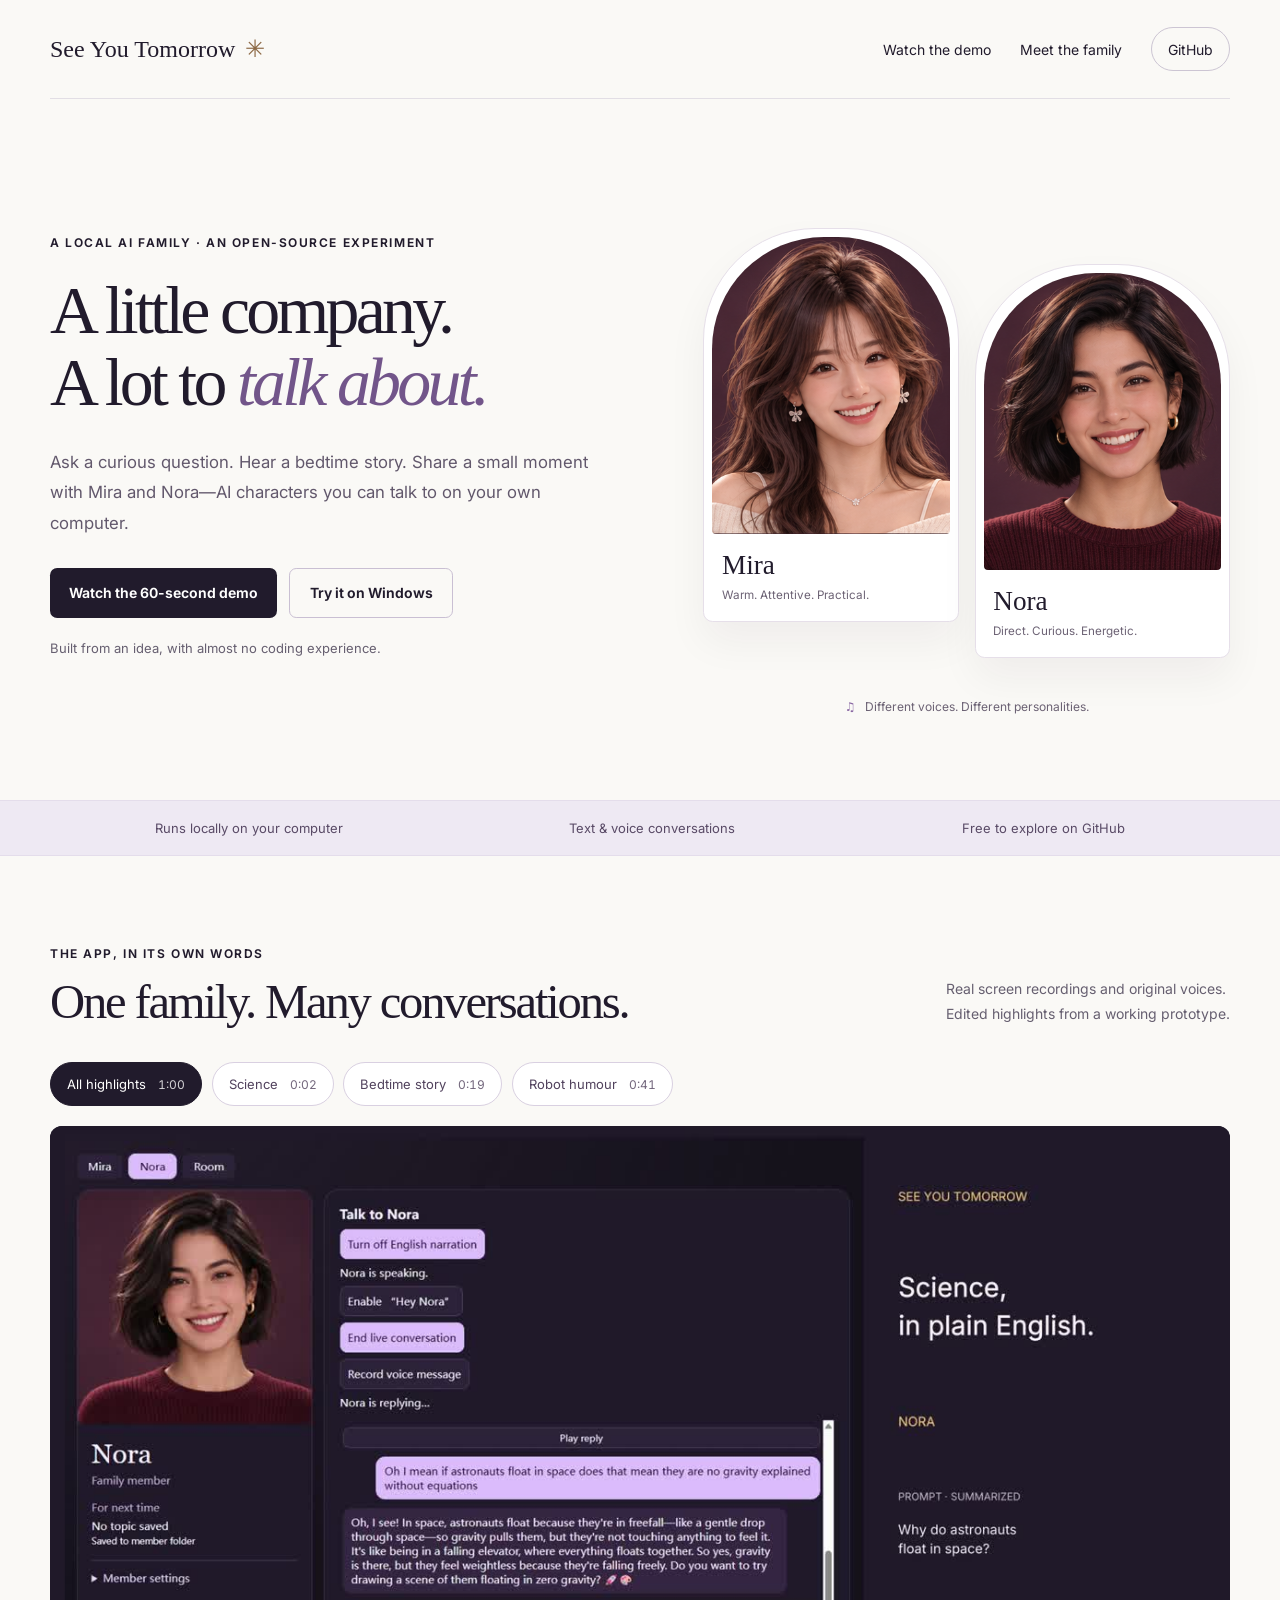
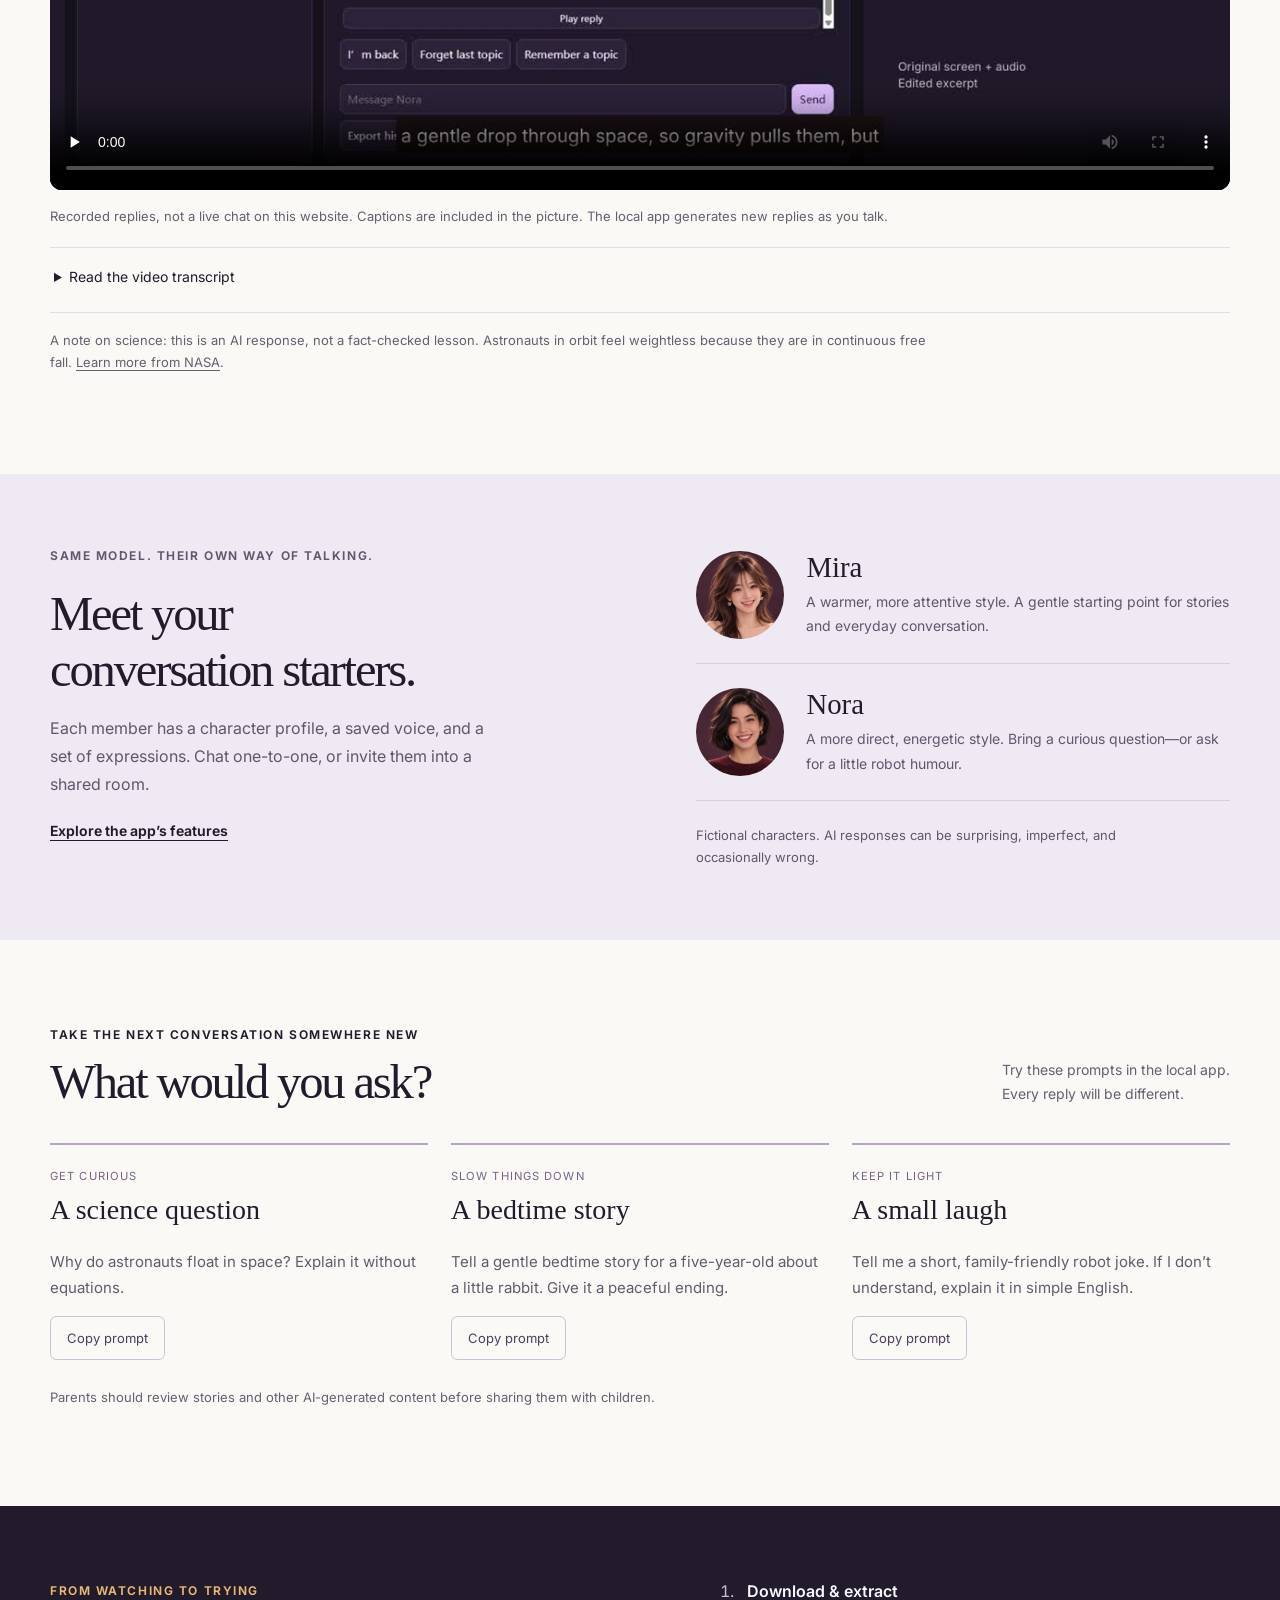
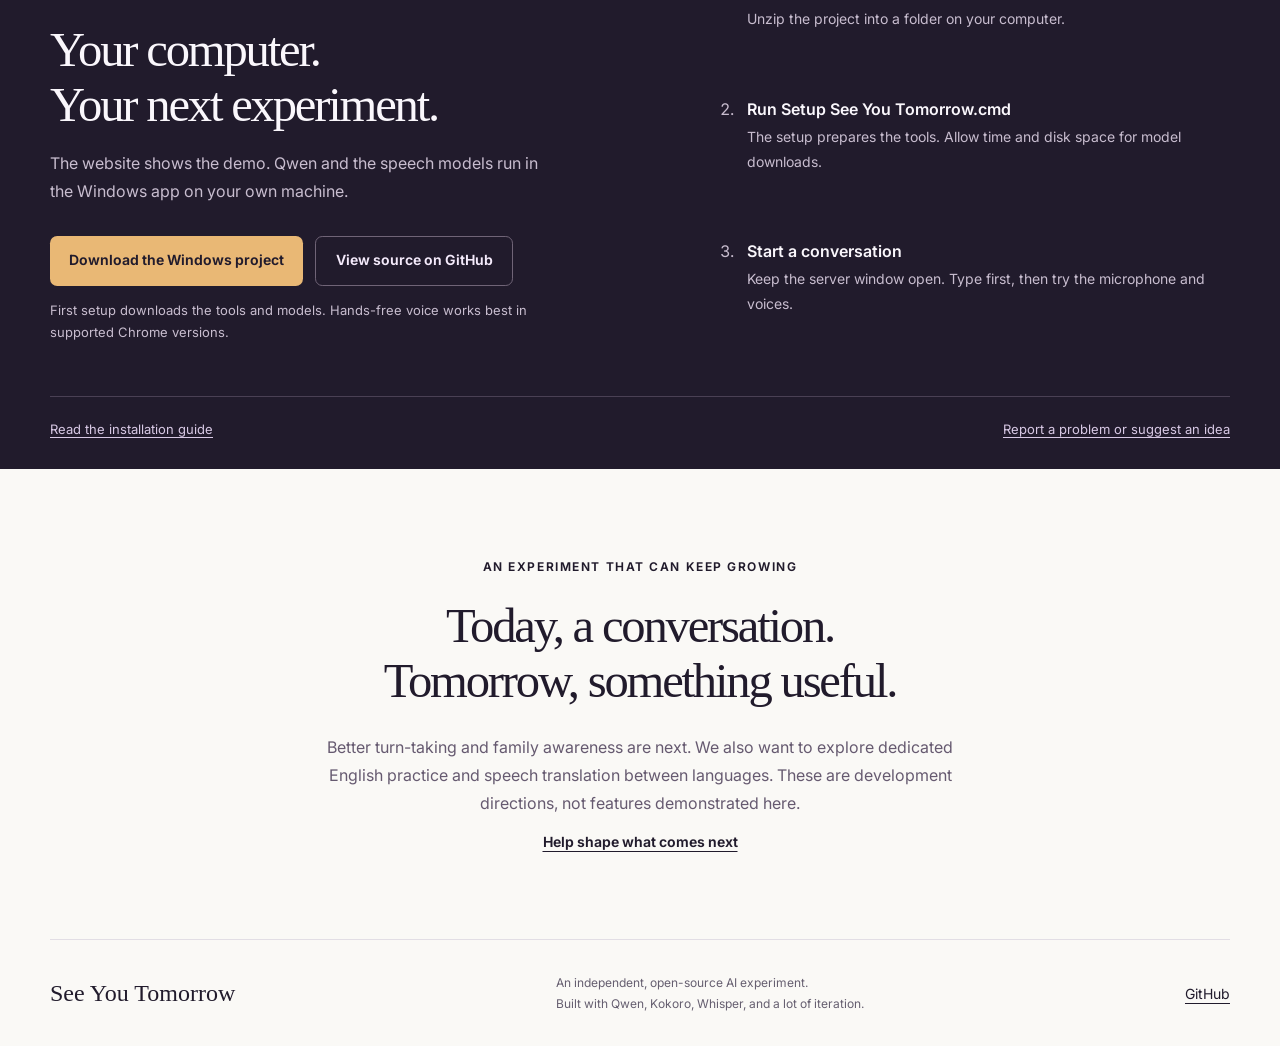
<file: website/index.html>
<!doctype html>
<html lang="en">
<head>
  <meta charset="utf-8">
  <meta name="viewport" content="width=device-width, initial-scale=1">
  <meta name="theme-color" content="#211b2c">
  <meta name="description" content="Meet Mira and Nora. Watch real recorded conversations with a local AI family, then download the open-source Windows app and try your own questions.">
  <meta property="og:title" content="See You Tomorrow — Meet your local AI family">
  <meta property="og:description" content="Science, stories, and a little company. Explore recorded conversations with Mira and Nora, then try the local app.">
  <meta property="og:type" content="website">
  <meta property="og:image" content="assets/showcase-poster.jpg">
  <title>See You Tomorrow — Meet your local AI family</title>
  <link rel="icon" href="favicon.svg" type="image/svg+xml">
  <link rel="stylesheet" href="style.css">
  <script src="app.js" defer></script>
</head>
<body>
  <a class="skip" href="#main">Skip to content</a>
  <header class="header shell">
    <a class="wordmark" href="#">See You Tomorrow<span class="brand-star" aria-hidden="true">✳</span></a>
    <nav aria-label="Primary"><a href="#demo">Watch the demo</a><a href="#family">Meet the family</a><a class="nav-github" href="https://github.com/zhhwang168/see-you-tomorrow">GitHub</a></nav>
  </header>
  <main id="main">
    <section class="hero shell">
      <div class="hero-copy">
        <p class="eyebrow">A LOCAL AI FAMILY · AN OPEN-SOURCE EXPERIMENT</p>
        <h1>A little company.<br>A lot to <em>talk about.</em></h1>
        <p class="lead">Ask a curious question. Hear a bedtime story. Share a small moment with Mira and Nora—AI characters you can talk to on your own computer.</p>
        <div class="actions"><a class="button primary" href="#demo">Watch the 60-second demo</a><a class="button secondary" href="#get-started">Try it on Windows</a></div>
        <p class="fine hero-note">Built from an idea, with almost no coding experience.</p>
      </div>
      <div class="family-visual">
        <figure class="portrait-card mira"><img src="assets/mira.png" alt="Mira, a fictional AI character with long brown hair and a warm smile" width="443" height="443" fetchpriority="high"><figcaption><strong>Mira</strong><span>Warm. Attentive. Practical.</span></figcaption></figure>
        <figure class="portrait-card nora"><img src="assets/nora.png" alt="Nora, a fictional AI character with short dark hair and a friendly smile" width="443" height="443" fetchpriority="high"><figcaption><strong>Nora</strong><span>Direct. Curious. Energetic.</span></figcaption></figure>
        <div class="visual-label"><span aria-hidden="true">♫</span> Different voices. Different personalities.</div>
      </div>
    </section>
    <div class="promise-strip"><div class="shell"><span>Runs locally on your computer</span><span>Text &amp; voice conversations</span><span>Free to explore on GitHub</span></div></div>

    <section id="demo" class="demo-section shell">
      <div class="section-heading"><div><p class="eyebrow">THE APP, IN ITS OWN WORDS</p><h2>One family. Many conversations.</h2></div><p>Real screen recordings and original voices.<br>Edited highlights from a working prototype.</p></div>
      <div class="chapters" role="group" aria-label="Choose a recorded example">
        <button type="button" data-time="0" aria-pressed="true">All highlights <span>1:00</span></button>
        <button type="button" data-time="2.3" aria-pressed="false">Science <span>0:02</span></button>
        <button type="button" data-time="19.3" aria-pressed="false">Bedtime story <span>0:19</span></button>
        <button type="button" data-time="41.2" aria-pressed="false">Robot humour <span>0:41</span></button>
      </div>
      <figure class="player-frame">
        <video id="showcase" controls playsinline loading="lazy" preload="none" width="1920" height="1080" poster="assets/showcase-poster.jpg" aria-label="See You Tomorrow recorded showcase" aria-describedby="video-note">
          <source src="assets/showcase.mp4" type="video/mp4">
          <track kind="captions" src="assets/showcase.en.vtt" srclang="en" label="English">
          Your browser does not support this video. <a href="assets/showcase.mp4">Download the showcase video</a>.
        </video>
        <figcaption id="video-note">Recorded replies, not a live chat on this website. Captions are included in the picture. The local app generates new replies as you talk.</figcaption>
      </figure>
      <p id="player-status" role="status"></p>
      <details class="transcript"><summary>Read the video transcript</summary><div id="transcript-content"><p>The opening introduces a local AI family. Three recorded examples follow: Nora discusses astronauts and gravity, Mira tells a rabbit bedtime story, and Nora tells a robot joke. The closing invites viewers to try the local prototype.</p><div id="spoken-transcript"><p>Oh, I see. In space, astronauts float because they're in freefall, like a gentle drop through space, so gravity pulls them, but they're not touching anything to feel it. It's like being in a falling elevator where everything floats together. So yes, gravity is there, but they feel weightless because they're falling freely. Once upon a time there was a little rabbit named Pip who couldn't fall asleep because the world was too bright and busy. So he climbed up to the tallest hill and looked down at the friendly moon who gently blinked and said, it's okay Pip just breathe one slow breath at a time. The moon shimmered softly and with each breath the stars twinkled like tiny lanterns. Soon Pip felt warm and calm and he whispered good night moon and closed his eyes dreaming of soft bunnies and dandelion fluff. Okay, here's your silly robot joke. I asked my robot, do you like cookies? It said, only if I get a power up. Then I gave it a cookie and it charged with joy.</p><p><a href="assets/showcase.mp4" download>Download the showcase MP4</a> · <a href="assets/showcase.en.vtt" download>Download English captions</a></p></div></div></details>
      <p class="science-note fine">A note on science: this is an AI response, not a fact-checked lesson. Astronauts in orbit feel weightless because they are in continuous free fall. <a href="https://www.nasa.gov/learning-resources/for-kids-and-students/what-is-microgravity-grades-5-8/">Learn more from NASA</a>.</p>
    </section>

    <section id="family" class="family-section"><div class="shell family-inner"><div><p class="eyebrow">SAME MODEL. THEIR OWN WAY OF TALKING.</p><h2>Meet your<br>conversation starters.</h2><p>Each member has a character profile, a saved voice, and a set of expressions. Chat one-to-one, or invite them into a shared room.</p><a class="text-link" href="https://github.com/zhhwang168/see-you-tomorrow#what-you-can-do">Explore the app’s features</a></div><div class="member-notes"><article><img src="assets/mira.png" alt="" width="88" height="88" loading="lazy"><div><h3>Mira</h3><p>A warmer, more attentive style. A gentle starting point for stories and everyday conversation.</p></div></article><article><img src="assets/nora.png" alt="" width="88" height="88" loading="lazy"><div><h3>Nora</h3><p>A more direct, energetic style. Bring a curious question—or ask for a little robot humour.</p></div></article><p class="fine">Fictional characters. AI responses can be surprising, imperfect, and occasionally wrong.</p></div></div></section>

    <section class="ideas-section shell"><div class="section-heading"><div><p class="eyebrow">TAKE THE NEXT CONVERSATION SOMEWHERE NEW</p><h2>What would you ask?</h2></div><p>Try these prompts in the local app.<br>Every reply will be different.</p></div><div class="prompt-grid">
      <article><span class="prompt-kind">GET CURIOUS</span><h3>A science question</h3><p class="prompt-text">Why do astronauts float in space? Explain it without equations.</p><button class="copy" type="button">Copy prompt</button></article>
      <article><span class="prompt-kind">SLOW THINGS DOWN</span><h3>A bedtime story</h3><p class="prompt-text">Tell a gentle bedtime story for a five-year-old about a little rabbit. Give it a peaceful ending.</p><button class="copy" type="button">Copy prompt</button></article>
      <article><span class="prompt-kind">KEEP IT LIGHT</span><h3>A small laugh</h3><p class="prompt-text">Tell me a short, family-friendly robot joke. If I don’t understand, explain it in simple English.</p><button class="copy" type="button">Copy prompt</button></article>
    </div><p class="fine">Parents should review stories and other AI-generated content before sharing them with children.</p><p id="copy-status" role="status"></p></section>

    <section id="get-started" class="start-section"><div class="shell start-grid"><div><p class="eyebrow">FROM WATCHING TO TRYING</p><h2>Your computer.<br>Your next experiment.</h2><p>The website shows the demo. Qwen and the speech models run in the Windows app on your own machine.</p><div class="actions"><a class="button primary" href="https://github.com/zhhwang168/see-you-tomorrow/archive/refs/heads/main.zip">Download the Windows project</a><a class="button dark-secondary" href="https://github.com/zhhwang168/see-you-tomorrow">View source on GitHub</a></div><p class="fine">First setup downloads the tools and models. Hands-free voice works best in supported Chrome versions.</p></div><ol class="setup-steps"><li><h3>Download &amp; extract</h3><p>Unzip the project into a folder on your computer.</p></li><li><h3>Run Setup See You Tomorrow.cmd</h3><p>The setup prepares the tools. Allow time and disk space for model downloads.</p></li><li><h3>Start a conversation</h3><p>Keep the server window open. Type first, then try the microphone and voices.</p></li></ol></div><div class="shell setup-foot"><a href="https://github.com/zhhwang168/see-you-tomorrow#quick-setup-on-windows">Read the installation guide</a><a href="https://github.com/zhhwang168/see-you-tomorrow/issues">Report a problem or suggest an idea</a></div></section>

    <section class="future shell"><p class="eyebrow">AN EXPERIMENT THAT CAN KEEP GROWING</p><h2>Today, a conversation.<br>Tomorrow, something useful.</h2><p>Better turn-taking and family awareness are next. We also want to explore dedicated English practice and speech translation between languages. These are development directions, not features demonstrated here.</p><a class="text-link" href="https://github.com/zhhwang168/see-you-tomorrow/issues">Help shape what comes next</a></section>
  </main>
  <footer class="shell"><a class="wordmark" href="#">See You Tomorrow</a><p>An independent, open-source AI experiment.<br>Built with Qwen, Kokoro, Whisper, and a lot of iteration.</p><a href="https://github.com/zhhwang168/see-you-tomorrow">GitHub</a></footer>
</body>
</html>
</file>
<file: website/style.css>
@font-face{font-family:Inter;src:url(assets/Inter.ttf) format('truetype');font-display:swap;font-weight:100 900}
:root{--ink:#211b2c;--muted:#665f70;--paper:#faf9f6;--purple:#ded0f1;--amber:#e9b875;--line:#e2dee5;--serif:Georgia,'Times New Roman',serif;color-scheme:light;font-family:Inter,system-ui,sans-serif;color:var(--ink);background:var(--paper)}
*{box-sizing:border-box}html{scroll-behavior:smooth;scroll-padding-top:2rem}body{margin:0}button,a,summary{-webkit-tap-highlight-color:transparent}a{color:inherit;text-underline-offset:.25em}a:hover{text-decoration-thickness:2px}button{font:inherit;cursor:pointer}button,a,summary{touch-action:manipulation}button:focus-visible,a:focus-visible,summary:focus-visible,video:focus-visible{outline:3px solid #755699;outline-offset:5px}.shell{width:min(1180px,calc(100% - 3rem));margin-inline:auto}.skip{position:fixed;top:-5rem;left:1rem;padding:1rem;background:var(--ink);color:white;z-index:10}.skip:focus{top:1rem}.header{display:flex;justify-content:space-between;align-items:center;padding-block:1.7rem;border-bottom:1px solid var(--line);gap:2rem}.wordmark{font-family:var(--serif);font-size:1.5rem;text-decoration:none;white-space:nowrap}.brand-star{color:#8c6844;display:inline-block;margin-left:.6rem;font-size:1.5rem}.header nav{display:flex;gap:1.8rem;align-items:center;font-size:.875rem}.header nav a{text-decoration:none;min-height:44px;display:inline-flex;align-items:center}.nav-github{border:1px solid #ccc5d3;padding:.15rem 1rem;border-radius:2rem}.hero{display:grid;grid-template-columns:1.15fr 1fr;gap:3rem;align-items:center;padding-block:5.8rem 5.4rem}.eyebrow{font-size:.75rem;letter-spacing:.13em;line-height:1.6;font-weight:650;margin:0 0 1.4rem}h1,h2,h3,p{overflow-wrap:break-word}h1{font-family:var(--serif);font-weight:400;font-size:clamp(3.2rem,5.3vw,4.75rem);line-height:1.07;letter-spacing:-.055em;margin:0 0 1.7rem}h1 em{color:#72558a;font-weight:400}.lead{font-size:1.05rem;color:#62586c;line-height:1.8;max-width:34rem}.actions{display:flex;gap:.75rem;flex-wrap:wrap;margin-top:1.9rem}.button{display:inline-flex;align-items:center;justify-content:center;min-height:50px;padding:.9rem 1.2rem;border-radius:.45rem;text-decoration:none;font-size:.875rem;font-weight:650;line-height:1.35}.primary{background:var(--ink);color:#fff}.primary:hover{background:#4a375d}.secondary{border:1px solid #c9bfd3;background:transparent}.fine{font-size:.8125rem;line-height:1.7;color:var(--muted)}.hero-note{margin-top:1.2rem}.family-visual{position:relative;display:flex;gap:1rem;align-items:center;padding-bottom:3.5rem;min-width:0}.portrait-card{margin:0;width:52%;background:#fff;border:1px solid #e6dfe9;padding:.5rem .5rem 1rem;border-radius:7rem 7rem .6rem .6rem;box-shadow:0 20px 40px #211b2c0d;overflow:hidden}.portrait-card img{display:block;width:100%;height:auto;aspect-ratio:4/5;object-fit:cover;border-radius:7rem 7rem .25rem .25rem}.portrait-card figcaption{display:grid;gap:.4rem;padding:1rem .6rem 0}.portrait-card strong{font-family:var(--serif);font-size:1.7rem;font-weight:400}.portrait-card span{font-size:.73rem;color:#6c6274;line-height:1.5}.nora{margin-top:4.5rem}.visual-label{position:absolute;bottom:0;left:0;width:100%;text-align:center;font-size:.75rem;color:#6c6274}.visual-label span{margin-right:.4rem;color:#8967a3}.promise-strip{background:#eee9f3;border-top:1px solid #e4ddeb;border-bottom:1px solid #e4ddeb}.promise-strip .shell{display:flex;justify-content:space-around;gap:1rem;padding-block:1.2rem;font-size:.8125rem;color:#594a66}.demo-section{padding-block:5.5rem}.section-heading{display:flex;gap:2rem;justify-content:space-between;align-items:end;margin-bottom:2rem}h2{font-family:var(--serif);font-weight:400;font-size:clamp(2.2rem,3.8vw,3.2rem);letter-spacing:-.045em;line-height:1.14;margin:0}p{line-height:1.75}.section-heading>p{font-size:.875rem;color:var(--muted);margin:0 0 .25rem}.section-heading .eyebrow{margin-bottom:.7rem}.chapters{display:flex;flex-wrap:wrap;gap:.6rem;margin-bottom:1.25rem}.chapters button{border:1px solid #d9d0e1;background:#fff;border-radius:2rem;padding:.75rem 1rem;min-height:44px;color:#51425d;font-size:.8125rem}.chapters button span{font-variant-numeric:tabular-nums;margin-left:.5rem;font-size:.75rem;opacity:.8}.chapters button[aria-pressed=true]{background:var(--ink);border-color:var(--ink);color:#fff}.player-frame{margin:0}.player-frame video{width:100%;height:auto;display:block;background:var(--ink);border-radius:.75rem;aspect-ratio:16/9}.player-frame figcaption{font-size:.8125rem;color:var(--muted);line-height:1.65;margin-top:1rem;max-width:55rem}.transcript{border-top:1px solid var(--line);border-bottom:1px solid var(--line);padding-block:1rem;margin-top:1.2rem;font-size:.875rem}.transcript summary{cursor:pointer;min-height:32px;padding:.25rem}.transcript>div{max-width:48rem;color:#5f5669;padding:.5rem}.transcript h3{font-size:1rem;color:var(--ink)}.science-note{max-width:55rem;margin-top:1rem}#player-status:empty,#copy-status:empty{display:none}#player-status,#copy-status{font-size:.875rem;color:#604577}.family-section{background:#eee9f3}.family-inner{display:grid;grid-template-columns:1fr 1fr;gap:7rem;padding-block:4.5rem}.family-inner>div>p{max-width:28rem;color:#62566b}.text-link{display:inline-block;font-size:.875rem;font-weight:650;margin-top:.5rem}.member-notes article{display:flex;gap:1.4rem;align-items:start;padding-block:1.5rem;border-bottom:1px solid #d6cddd}.member-notes article:first-child{padding-top:.3rem}.member-notes img{border-radius:50%;object-fit:cover;flex-shrink:0}.member-notes h3{font-family:var(--serif);font-size:1.8rem;font-weight:400;margin:0 0 .4rem}.member-notes p{font-size:.875rem;color:#62566b;margin:0}.member-notes>p{margin-top:1.4rem;font-size:.8125rem}.ideas-section{padding-block:5.3rem}.prompt-grid{display:grid;grid-template-columns:repeat(3,1fr);gap:1.4rem}.prompt-grid article{border-top:2px solid #b7a4c8;padding-top:1.5rem;display:flex;flex-direction:column}.prompt-kind{font-size:.7rem;letter-spacing:.1em;color:#776286}.prompt-grid h3{font-family:var(--serif);font-weight:400;font-size:1.75rem;margin:.7rem 0 .5rem}.prompt-text{font-size:.9375rem;color:#645a6c;flex:1}.copy{align-self:start;border:1px solid #cbc0d6;background:transparent;color:#4e3c5f;padding:.7rem 1rem;border-radius:.4rem;font-size:.8125rem;min-height:44px}.ideas-section>.fine{margin-top:1.6rem}.start-section{color:#faf7fc;background:var(--ink);padding-block:4.7rem 2rem}.start-grid{display:grid;grid-template-columns:1.1fr 1fr;gap:6rem}.start-grid .eyebrow{color:var(--amber)}.start-grid>div>p:not(.eyebrow){max-width:31rem;color:#c8bdcf}.start-grid .primary{background:var(--amber);color:var(--ink)}.dark-secondary{border:1px solid #706477;color:#f4eafb}.setup-steps{margin:0;padding-left:1.5rem;display:grid;gap:1.7rem}.setup-steps li{padding-left:.6rem;color:#c8bdcf}.setup-steps h3{font-size:1rem;font-weight:600;color:#faf7fc;margin:0 0 .4rem}.setup-steps p{font-size:.875rem;margin:0}.setup-foot{border-top:1px solid #4a4054;padding-top:1.5rem;margin-top:2.5rem;display:flex;justify-content:space-between;gap:1.5rem;font-size:.8125rem;color:#d8c9e5}.future{text-align:center;padding-block:5.5rem;max-width:48rem}.future>p:not(.eyebrow){color:#665a70;font-size:1rem;max-width:40rem;margin:1.5rem auto .5rem}footer{padding-block:2rem;border-top:1px solid var(--line);display:flex;justify-content:space-between;gap:2rem;align-items:center}footer p{font-size:.75rem;color:var(--muted);margin:0}footer>a:last-child{font-size:.875rem}
@media(max-width:850px){.hero{gap:1.5rem;padding-block:3.5rem}.hero h1{font-size:3.6rem}.family-inner,.start-grid{gap:3rem}.portrait-card figcaption{padding-inline:.15rem}.portrait-card span{font-size:.65rem}.section-heading{align-items:start;flex-direction:column;gap:1rem}.header nav{gap:1rem}.family-inner{grid-template-columns:1fr 1.1fr}.promise-strip .shell{font-size:.75rem}.button{font-size:.8125rem}}
@media(max-width:620px){.shell{width:calc(100% - 2rem)}.header{padding-block:1.1rem;gap:1rem;flex-wrap:wrap}.wordmark{font-size:1.35rem}.header nav{width:100%;justify-content:space-between;font-size:.8rem}.hero{grid-template-columns:1fr;gap:2rem;padding-block:2.7rem}.hero h1{font-size:3.6rem}.eyebrow{font-size:.65rem}.lead{font-size:1rem}.family-visual{width:min(100%,28rem);margin-inline:auto}.portrait-card span{font-size:.75rem}.promise-strip .shell{flex-direction:column;align-items:center;gap:.65rem}.demo-section,.ideas-section{padding-block:3rem}.family-inner,.start-grid{grid-template-columns:1fr;gap:2.5rem}.family-inner{padding-block:3rem}.prompt-grid{grid-template-columns:1fr;gap:2rem}.prompt-grid article{padding-top:1.2rem}.prompt-grid h3{font-size:1.8rem}.start-section{padding-block:3rem 1.7rem}.setup-foot{flex-direction:column;gap:.8rem}.future{padding-block:3.5rem}.future h2{font-size:2.4rem}footer{flex-wrap:wrap;gap:1.5rem}footer p{width:100%;order:3}.chapters{gap:.4rem}.chapters button{font-size:.75rem;padding:.65rem .8rem}.chapters button span{font-size:.7rem}.hero-note{font-size:.75rem}}
@media(max-width:620px){.hero h1{font-size:3rem}}
@media(prefers-reduced-motion:reduce){html{scroll-behavior:auto}}
</file>
